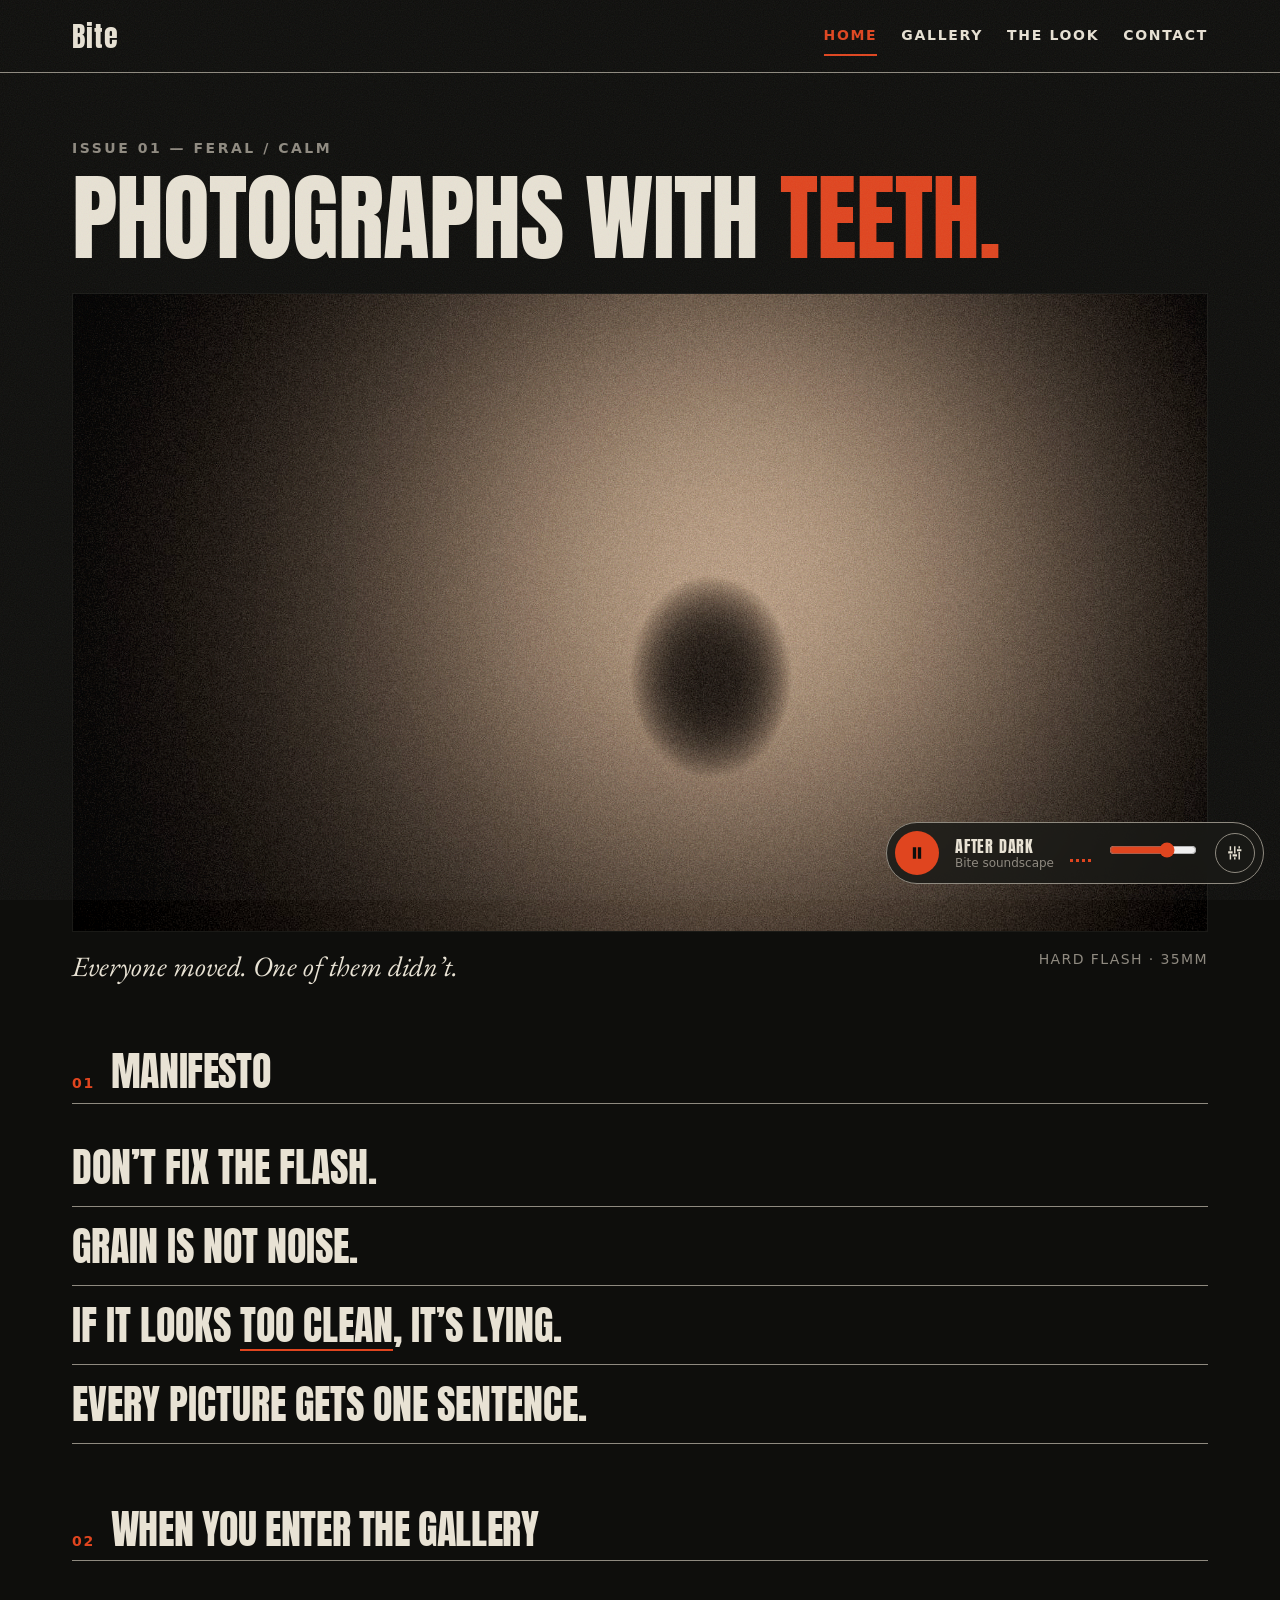
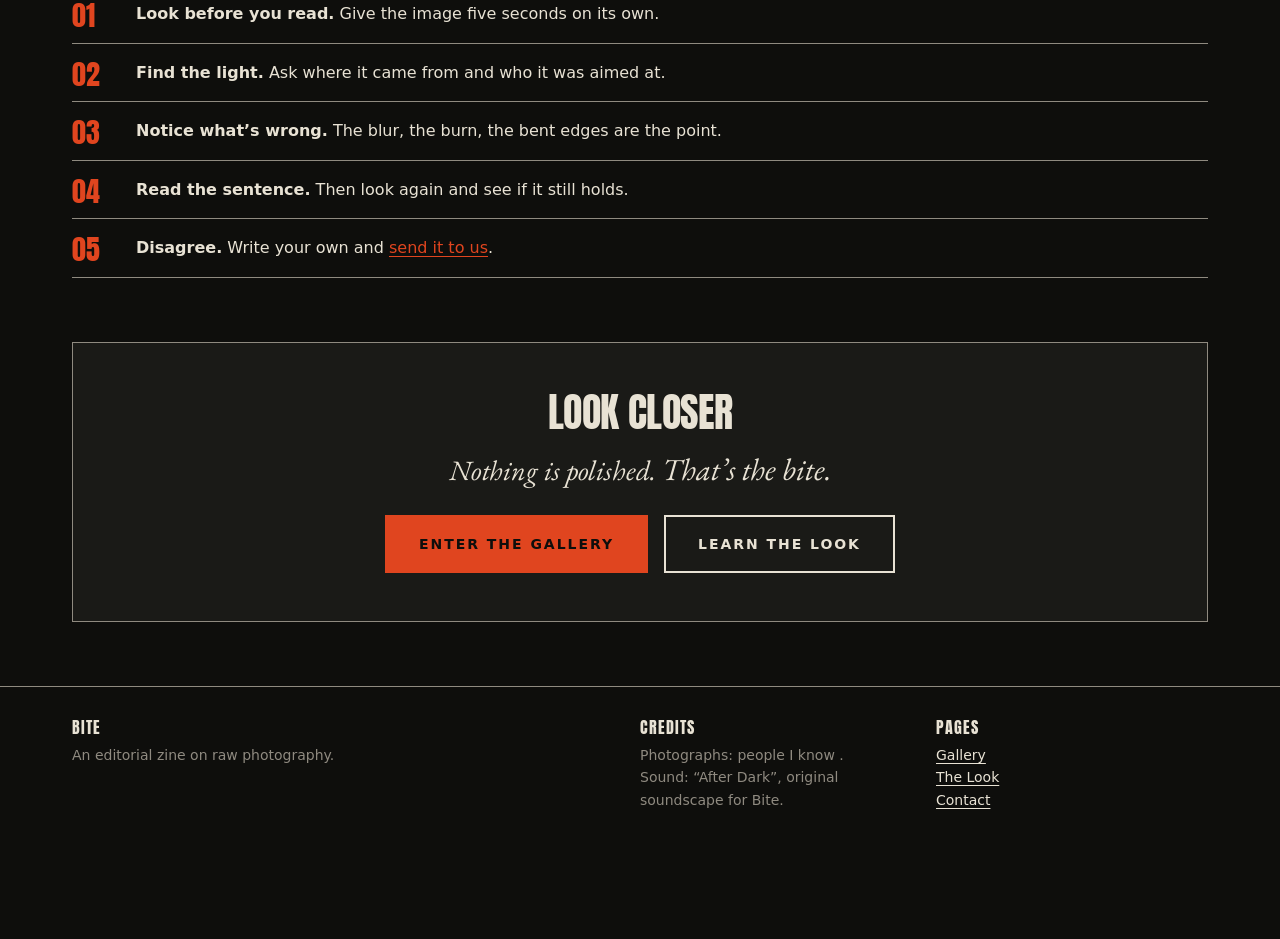
<file: bite/index.html>
<!DOCTYPE html>
<html lang="en">
<head>
  <meta charset="UTF-8">
  <meta name="viewport" content="width=device-width, initial-scale=1">
  <meta name="description" content="Bite is an editorial website on raw photography: hard flash, film grain, fisheye lenses and one sentence per image.">
  <title>Bite — Photographs with Teeth</title>
  <link rel="preconnect" href="https://fonts.googleapis.com">
  <link rel="preconnect" href="https://fonts.gstatic.com" crossorigin>
  <link rel="stylesheet" href="https://fonts.googleapis.com/css2?family=Anton&amp;family=EB+Garamond:ital@0;1&amp;display=swap">
  <link rel="stylesheet" href="css/style.css">
  <script src="js/main.js" defer></script>
</head>
<body>
  <a class="skip-link" href="#main">Skip to content</a>

  <!-- ========== SITE HEADER ========== -->
  <header class="site-header">
    <div class="container">
      <a class="brand" href="index.html">Bite</a>
      <nav class="site-nav" aria-label="Main">
        <ul>
          <li><a href="index.html" aria-current="page">Home</a></li>
          <li><a href="gallery.html">Gallery</a></li>
          <li><a href="look.html">The Look</a></li>
          <li><a href="contact.html">Contact</a></li>
        </ul>
      </nav>
    </div>
  </header>

  <!-- ========== MAIN CONTENT ========== -->
  <main id="main" class="container">

    <!-- Hero -->
    <section class="hero" aria-labelledby="page-title">
      <p class="eyebrow">Issue 01 — Feral / Calm</p>
      <h1 id="page-title">Photographs with <span class="highlight">teeth.</span></h1>
      <figure class="photo">
        <a class="photo-frame" href="gallery.html">
          <img src="images/hero.jpg" width="1600" height="900"
               alt="A crowd at night caught in a hard camera flash, one face turned straight to the lens while everyone else blurs.">
        </a>
        <figcaption>
          <p class="interpretation">Everyone moved. One of them didn’t.</p>
          <p class="meta">Hard flash · 35mm</p>
        </figcaption>
      </figure>
    </section>

    <!-- Manifesto -->
    <section class="section" aria-labelledby="manifesto-title">
      <div class="section-head">
        <span class="section-number">01</span>
        <h2 id="manifesto-title">Manifesto</h2>
      </div>
      <ul class="manifesto">
        <li>don’t fix the flash.</li>
        <li>Grain is not noise.</li>
        <li>If it looks <u>too clean</u>, it’s lying.</li>
        <li>Every picture gets one sentence. </li>
      </ul>
    </section>

    <!-- How to look at it -->
    <section class="section" aria-labelledby="how-title">
      <div class="section-head">
        <span class="section-number">02</span>
        <h2 id="how-title">When you enter the gallery</h2>
      </div>
      <ol class="steps">
        <li><strong>Look before you read.</strong> Give the image five seconds on its own.</li>
        <li><strong>Find the light.</strong> Ask where it came from and who it was aimed at.</li>
        <li><strong>Notice what’s wrong.</strong> The blur, the burn, the bent edges are the point.</li>
        <li><strong>Read the sentence.</strong> Then look again and see if it still holds.</li>
        <li><strong>Disagree.</strong> Write your own and <a href="contact.html">send it to us</a>.</li>
      </ol>
    </section>

    <!-- Closing call to action -->
    <section class="closing" aria-labelledby="closing-title">
      <h2 id="closing-title">Look closer</h2>
      <p class="interpretation">Nothing is polished. <em>That’s the bite.</em></p>
      <div class="button-row">
        <a class="button" href="gallery.html">Enter the gallery</a>
        <a class="button button-ghost" href="look.html">Learn the look</a>
      </div>
    </section>

  </main>

  <!-- ========== SITE FOOTER ========== -->
  <footer class="site-footer">
    <div class="container">
      <section aria-labelledby="footer-about">
        <h2 id="footer-about">Bite</h2>
        <p class="footer-note">An editorial zine on raw photography.</p>
      </section>
      <section aria-labelledby="footer-credits">
        <h2 id="footer-credits">Credits</h2>
        <ul>
          <li>Photographs: people I know .</li>
          <li>Sound: “After Dark”, original soundscape for Bite.</li>
        </ul>
      </section>
      <section aria-labelledby="footer-pages">
        <h2 id="footer-pages">Pages</h2>
        <ul>
          <li><a href="gallery.html">Gallery</a></li>
          <li><a href="look.html">The Look</a></li>
          <li><a href="contact.html">Contact</a></li>
        </ul>
      </section>
    </div>
  </footer>
</body>
</html>
</file>
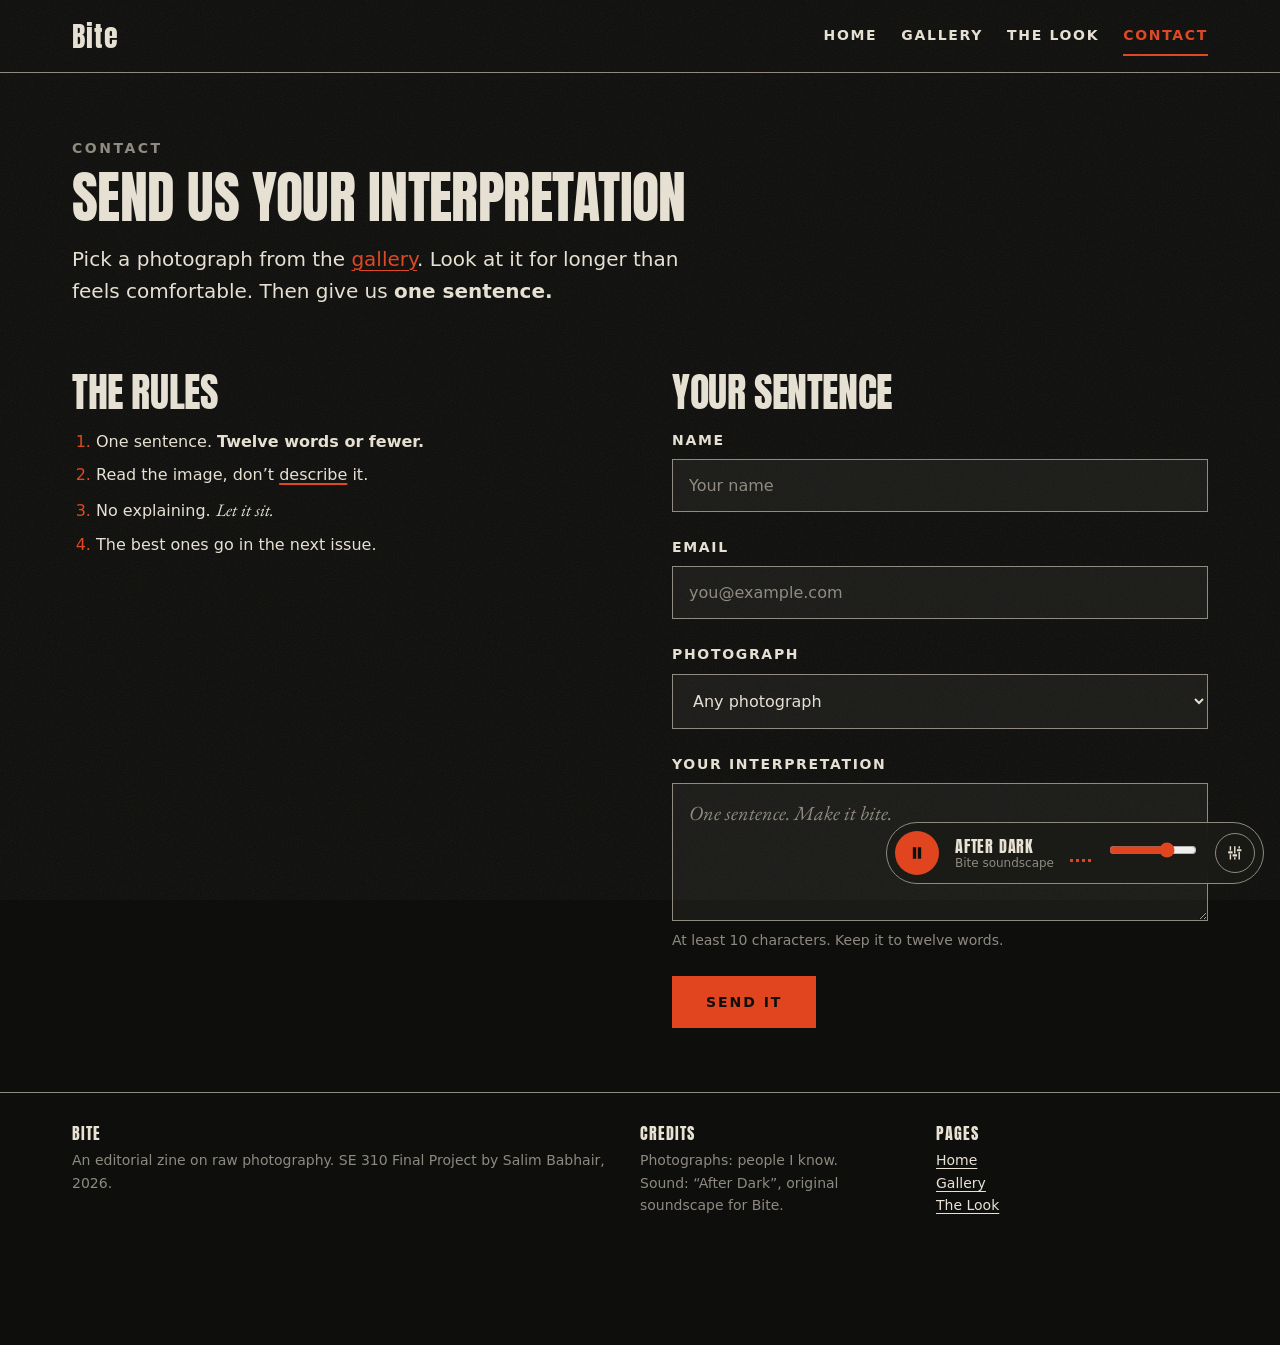
<file: bite/contact.html>
<!DOCTYPE html>
<html lang="en">
<head>
  <meta charset="UTF-8">
  <meta name="viewport" content="width=device-width, initial-scale=1">
  <meta name="description" content="Send Bite your own one-sentence interpretation of a photograph.">
  <title>Contact — Bite</title>
  <link rel="preconnect" href="https://fonts.googleapis.com">
  <link rel="preconnect" href="https://fonts.gstatic.com" crossorigin>
  <link rel="stylesheet" href="https://fonts.googleapis.com/css2?family=Anton&amp;family=EB+Garamond:ital@0;1&amp;display=swap">
  <link rel="stylesheet" href="css/style.css">
  <script src="js/main.js" defer></script>
</head>
<body>
  <a class="skip-link" href="#main">Skip to content</a>

  <!-- ========== SITE HEADER ========== -->
  <header class="site-header">
    <div class="container">
      <a class="brand" href="index.html">Bite</a>
      <nav class="site-nav" aria-label="Main">
        <ul>
          <li><a href="index.html">Home</a></li>
          <li><a href="gallery.html">Gallery</a></li>
          <li><a href="look.html">The Look</a></li>
          <li><a href="contact.html" aria-current="page">Contact</a></li>
        </ul>
      </nav>
    </div>
  </header>

  <!-- ========== MAIN CONTENT ========== -->
  <main id="main" class="container">

    <!-- Page intro -->
    <section class="page-intro" aria-labelledby="page-title">
      <p class="eyebrow">Contact</p>
      <h1 id="page-title">Send us your interpretation</h1>
      <p class="lede">Pick a photograph from the <a href="gallery.html">gallery</a>. Look at it for longer than feels comfortable. Then give us <strong>one sentence.</strong></p>
    </section>

    <div class="two-col">

      <!-- Rules -->
      <section aria-labelledby="rules-title">
        <h2 id="rules-title">The rules</h2>
        <ol class="rules">
          <li>One sentence. <strong>Twelve words or fewer.</strong></li>
          <li>Read the image, don’t <u>describe</u> it.</li>
          <li>No explaining. <em>Let it sit.</em></li>
          <li>The best ones go in the next issue.</li>
        </ol>
      </section>

      <!-- Form -->
      <section aria-labelledby="form-title">
        <h2 id="form-title">Your sentence</h2>
        <!-- Submission opens the visitor's email client (no back end, see spec FR-15).
             Replace the address below with the real inbox before submission. -->
        <form class="form" action="mailto:submissions@bite.example" method="post" enctype="text/plain">

          <div class="field">
            <label for="name">Name</label>
            <input id="name" name="name" type="text" autocomplete="name" placeholder="Your name" required>
          </div>

          <div class="field">
            <label for="email">Email</label>
            <input id="email" name="email" type="email" autocomplete="email" placeholder="you@example.com" required>
          </div>

          <div class="field">
            <label for="photo">Photograph</label>
            <select id="photo" name="photo">
              <option value="any">Any photograph</option>
              <option value="01-dog">01 · Not angry. Honest.</option>
              <option value="02-briefcase">02 · She’s still going to the meeting.</option>
              <option value="03-cat">03 · It saw you first.</option>
              <option value="04-boxer">04 · Calm is a muscle.</option>
              <option value="05-fisheye">05 · Distortion is just closeness.</option>
              <option value="06-road">06 · The road doesn’t ask where you’re going.</option>
              <option value="07-pyramid">07 · Some things were here before the question.</option>
              <option value="08-kitchen">08 · Everyone left. The light stayed.</option>
              <option value="09-horse">09 · Water rising. Horse unbothered.</option>
              <option value="10-crowd">10 · Everyone moved. One of them didn’t.</option>
            </select>
          </div>

          <div class="field">
            <label for="message">Your interpretation</label>
            <textarea id="message" name="message" rows="4" minlength="10" maxlength="120"
                      placeholder="One sentence. Make it bite." aria-describedby="message-hint" required></textarea>
            <p id="message-hint" class="hint">At least 10 characters. Keep it to twelve words.</p>
          </div>

          <div>
            <button class="button" type="submit">Send it</button>
          </div>

        </form>
      </section>

    </div>

  </main>

  <!-- ========== SITE FOOTER ========== -->
  <footer class="site-footer">
    <div class="container">
      <section aria-labelledby="footer-about">
        <h2 id="footer-about">Bite</h2>
        <p class="footer-note">An editorial zine on raw photography. SE 310 Final Project by Salim Babhair, 2026.</p>
      </section>
      <section aria-labelledby="footer-credits">
        <h2 id="footer-credits">Credits</h2>
        <ul>
          <li>Photographs: people I know.</li>
          <li>Sound: “After Dark”, original soundscape for Bite.</li>
        </ul>
      </section>
      <section aria-labelledby="footer-pages">
        <h2 id="footer-pages">Pages</h2>
        <ul>
          <li><a href="index.html">Home</a></li>
          <li><a href="gallery.html">Gallery</a></li>
          <li><a href="look.html">The Look</a></li>
        </ul>
      </section>
    </div>
  </footer>
</body>
</html>
</file>
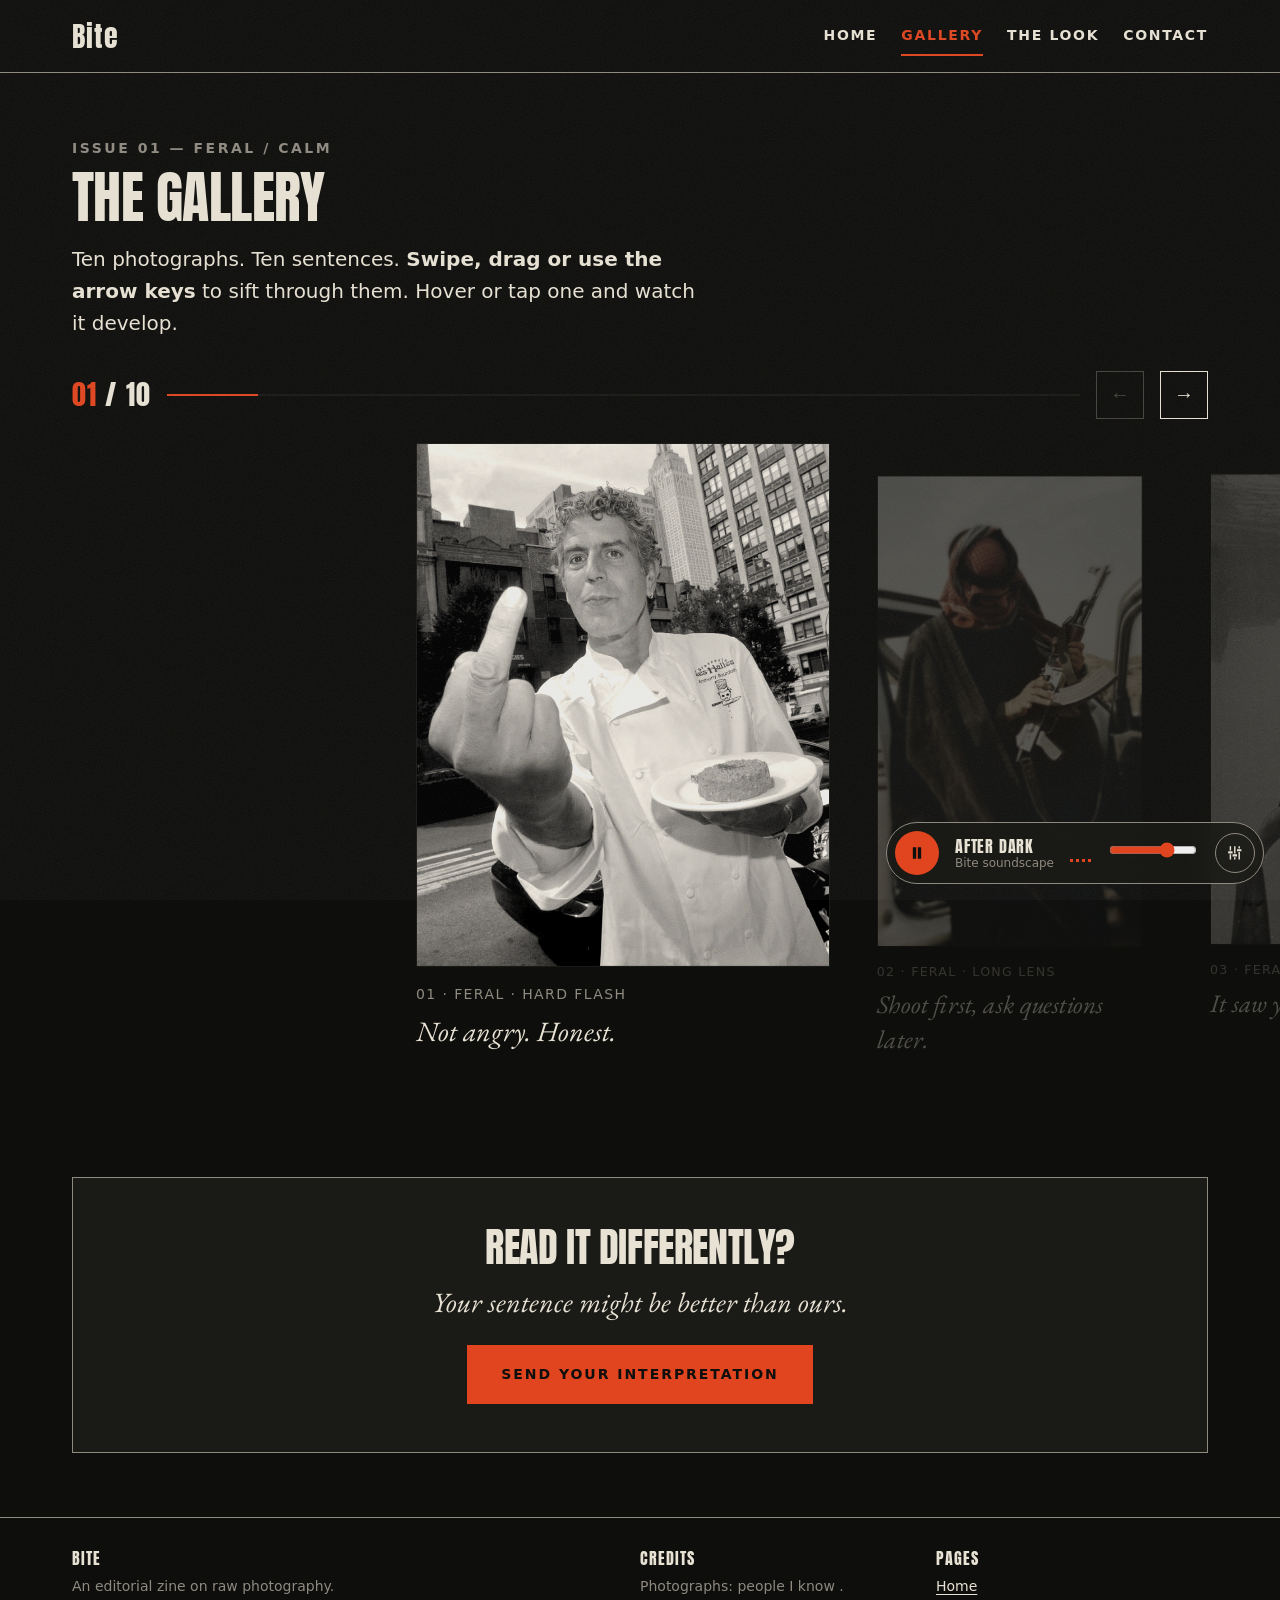
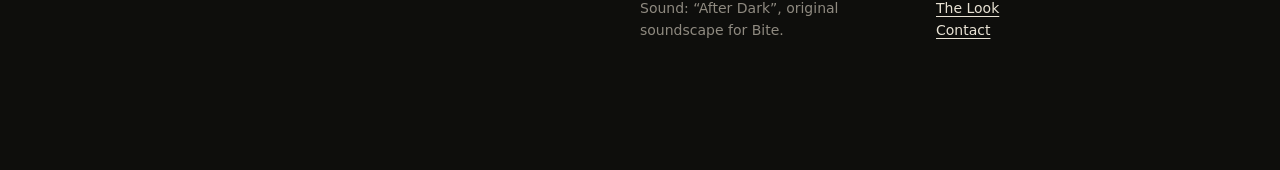
<file: bite/gallery.html>
<!DOCTYPE html>
<html lang="en">
<head>
  <meta charset="UTF-8">
  <meta name="viewport" content="width=device-width, initial-scale=1">
  <meta name="description" content="The Bite gallery: raw photographs, each paired with one short interpretation.">
  <title>Gallery — Bite</title>
  <link rel="preconnect" href="https://fonts.googleapis.com">
  <link rel="preconnect" href="https://fonts.gstatic.com" crossorigin>
  <link rel="stylesheet" href="https://fonts.googleapis.com/css2?family=Anton&amp;family=EB+Garamond:ital@0;1&amp;display=swap">
  <link rel="stylesheet" href="css/style.css">
  <script src="js/main.js" defer></script>
</head>
<body>
  <a class="skip-link" href="#main">Skip to content</a>

  <!-- ========== SITE HEADER ========== -->
  <header class="site-header">
    <div class="container">
      <a class="brand" href="index.html">Bite</a>
      <nav class="site-nav" aria-label="Main">
        <ul>
          <li><a href="index.html">Home</a></li>
          <li><a href="gallery.html" aria-current="page">Gallery</a></li>
          <li><a href="look.html">The Look</a></li>
          <li><a href="contact.html">Contact</a></li>
        </ul>
      </nav>
    </div>
  </header>

  <!-- ========== MAIN CONTENT ========== -->
  <main id="main" class="container">

    <!-- Page intro -->
    <section class="page-intro page-intro-tight" aria-labelledby="page-title">
      <p class="eyebrow">Issue 01 — Feral / Calm</p>
      <h1 id="page-title">The Gallery</h1>
      <p class="lede">Ten photographs. Ten sentences. <strong>Swipe, drag or use the arrow keys</strong> to sift through them. Hover or tap one and watch it develop.</p>
    </section>

    <!-- Filmstrip -->
    <section class="strip" aria-label="Photographs" data-filmstrip>
      <!-- Strip controls (wired up by js/main.js) -->
      <div class="strip-controls">
        <button class="strip-button" type="button" data-prev aria-label="Previous photograph">
          <span aria-hidden="true">←</span>
        </button>
        <p class="strip-count"><span data-current>01</span> / 10</p>
        <div class="strip-progress" aria-hidden="true"><span></span></div>
        <button class="strip-button" type="button" data-next aria-label="Next photograph">
          <span aria-hidden="true">→</span>
        </button>
      </div>

      <div class="strip-track" tabindex="0" role="region" aria-label="Photographs, use left and right arrow keys to move">

        <figure class="photo slide">
          <div class="photo-frame">
            <img src="images/tony.jpeg" width="735" height="932"
                 alt="Tony being Tony.">
          </div>
          <figcaption>
            <p class="meta">01 · Feral · Hard flash</p>
            <p class="interpretation">Not angry. Honest.</p>
          </figcaption>
        </figure>

        <figure class="photo slide">
          <div class="photo-frame">
            <img src="images/mafiaarabic.jpeg" width="675" height="1200"
                 alt="A man in the desert cocking a gun.">
          </div>
          <figcaption>
            <p class="meta">02 · Feral · Long lens</p>
            <p class="interpretation">Shoot first, ask questions later.</p>
          </figcaption>
        </figure>

        <figure class="photo slide">
          <div class="photo-frame">
            <img src="images/Dive_.jpeg" width="576" height="720"
                 alt="A free diver in the ocean, he caught a fish.">
          </div>
          <figcaption>
            <p class="meta">03 · Feral · Available light</p>
            <p class="interpretation">It saw you first.</p>
          </figcaption>
        </figure>

        <figure class="photo slide">
          <div class="photo-frame">
            <img src="images/boxer-knockdown.jpeg" width="650" height="999" loading="lazy"
                 alt="A boxer standing in the corner of the ring, looking down at his opponent on the canvas as the referee leans in.">
          </div>
          <figcaption>
            <p class="meta">04 · Feral · Push-processed film</p>
            <p class="interpretation">Calm is a muscle.</p>
          </figcaption>
        </figure>

        <figure class="photo slide">
          <div class="photo-frame">
            <img src="images/vixen.jpeg" width="735" height="908" loading="lazy"
                 alt="A close fisheye portrait of a young woman.">
          </div>
          <figcaption>
            <p class="meta">05 · Feral · Fisheye</p>
            <p class="interpretation">Distortion is just closeness.</p>
          </figcaption>
        </figure>

        <figure class="photo slide">
          <div class="photo-frame">
            <img src="images/motorcycle-bridge.jpg" width="736" height="908" loading="lazy"
                 alt="A rider's view over the handlebars of a green chopper with white flames, crossing a steel bridge into the setting sun.">
          </div>
          <figcaption>
            <p class="meta">06 · Calm · Wide angle, rider’s eye</p>
            <p class="interpretation">The road doesn’t ask where you’re going.</p>
          </figcaption>
        </figure>

        <figure class="photo slide">
          <div class="photo-frame">
            <img src="images/labome.jpeg" width="675" height="1200" loading="lazy"
                 alt="A lone figure sitting small at the base of an explosion, washed-out sky.">
          </div>
          <figcaption>
            <p class="meta">07 · Calm · Overexposed</p>
            <p class="interpretation">Some things were here before the question.</p>
          </figcaption>
        </figure>

        <figure class="photo slide">
          <div class="photo-frame">
            <img src="images/girls-pizza-night.jpeg" width="736" height="1091" loading="lazy"
                 alt="Girl eating a slice of pizza, her face caught in a hard flash, everyone else blurred.">
          </div>
          <figcaption>
            <p class="meta">08 · Calm · Hard flash</p>
            <p class="interpretation">Everyone left. The light stayed.</p>
          </figcaption>
        </figure>

        <figure class="photo slide">
          <div class="photo-frame">
            <img src="images/sit.jpeg" width="735" height="819" loading="lazy"
                 alt="Man sat down posing at an abandoned building, the ceilling and ground washed out in a long exposure.">
          </div>
          <figcaption>
            <p class="meta">09 · Calm · Desaturated</p>
            <p class="interpretation">Unbothered.</p>
          </figcaption>
        </figure>

        <figure class="photo slide">
          <div class="photo-frame">
            <img src="images/fire.jpeg" width="400" height="595" loading="lazy"
                 alt="A man on fire">
          </div>
          <figcaption>
            <p class="meta">10 · Calm · Hard flash</p>
            <p class="interpretation">Everyone moved. One of them didn’t.</p>
          </figcaption>
        </figure>

      </div>

    </section>

    <!-- Call to action -->
    <section class="closing" aria-labelledby="closing-title">
      <h2 id="closing-title">Read it differently?</h2>
      <p class="interpretation">Your sentence might be better than ours.</p>
      <div class="button-row">
        <a class="button" href="contact.html">Send your interpretation</a>
      </div>
    </section>

  </main>

  <!-- ========== SITE FOOTER ========== -->
  <footer class="site-footer">
    <div class="container">
      <section aria-labelledby="footer-about">
        <h2 id="footer-about">Bite</h2>
        <p class="footer-note">An editorial zine on raw photography.</p>
      </section>
      <section aria-labelledby="footer-credits">
        <h2 id="footer-credits">Credits</h2>
        <ul>
          <li>Photographs: people I know .</li>
          <li>Sound: “After Dark”, original soundscape for Bite.</li>
        </ul>
      </section>
      <section aria-labelledby="footer-pages">
        <h2 id="footer-pages">Pages</h2>
        <ul>
          <li><a href="index.html">Home</a></li>
          <li><a href="look.html">The Look</a></li>
          <li><a href="contact.html">Contact</a></li>
        </ul>
      </section>
    </div>
  </footer>
</body>
</html>
</file>
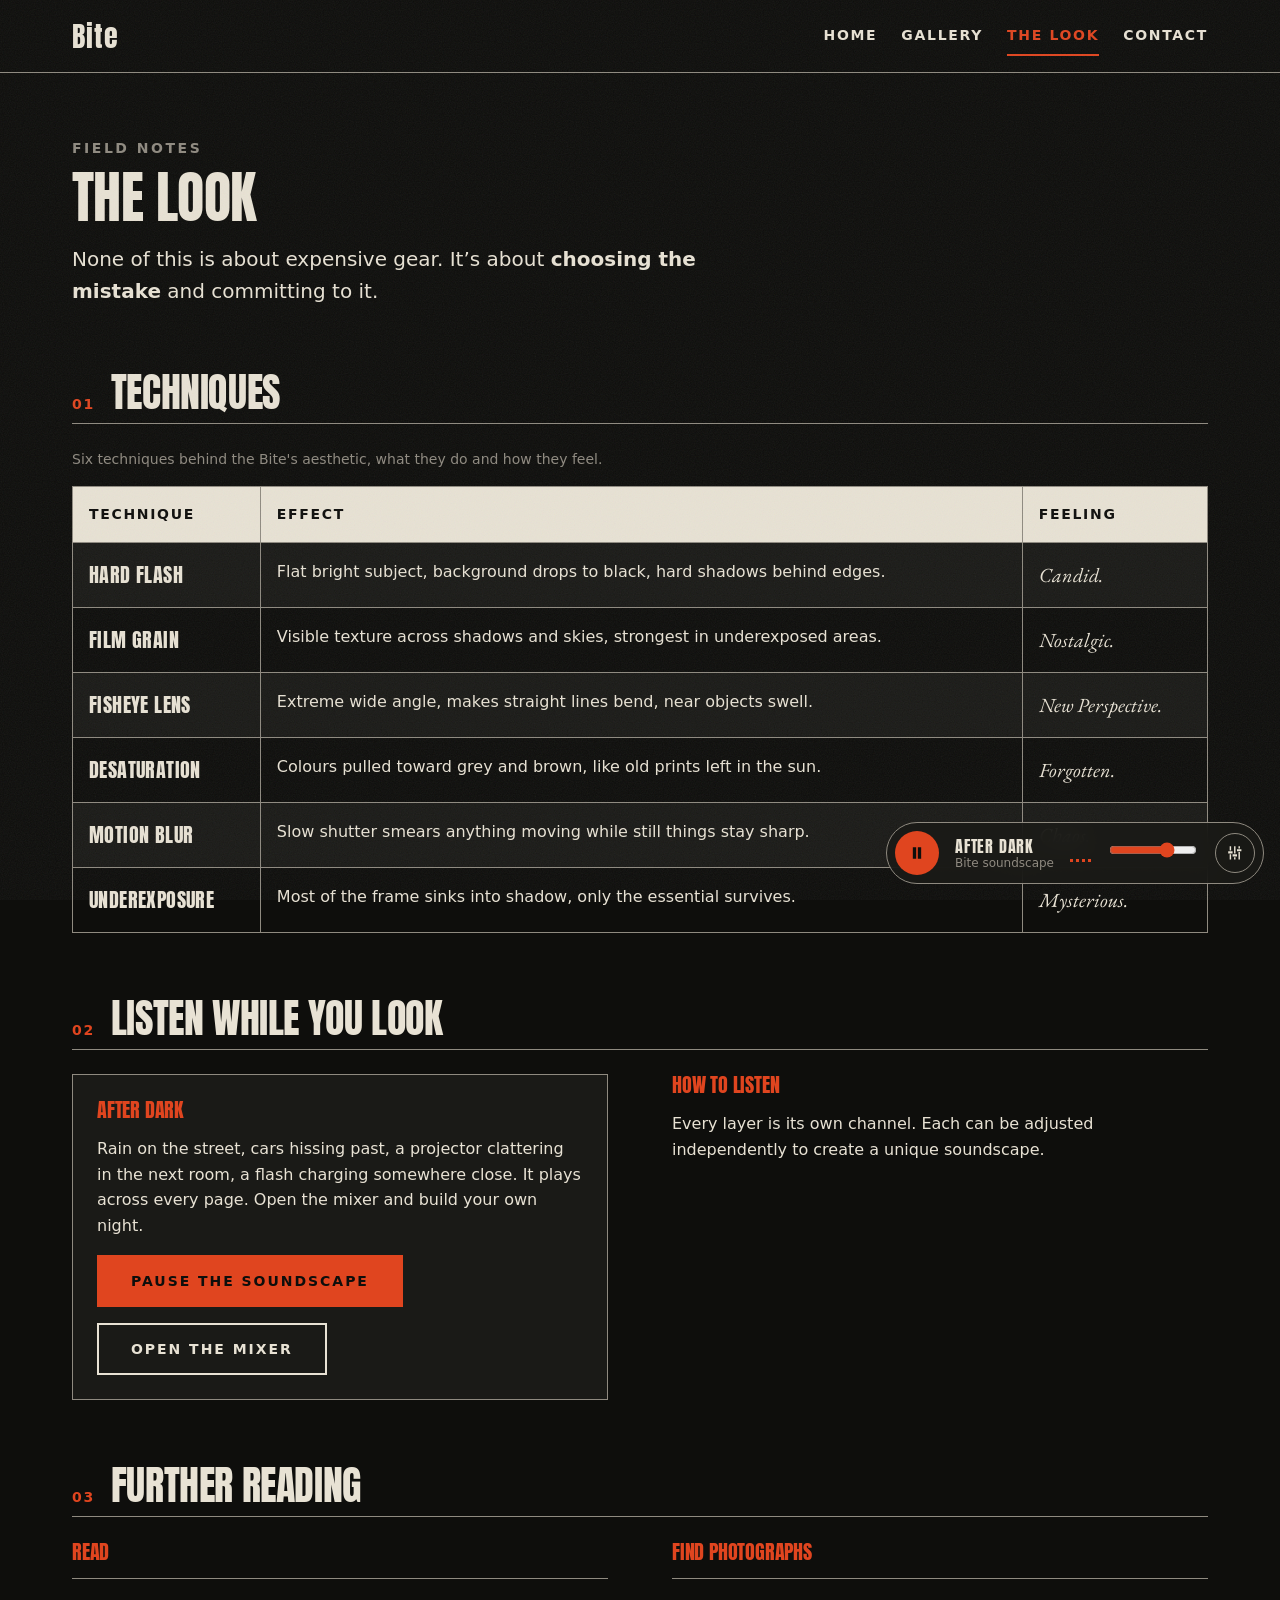
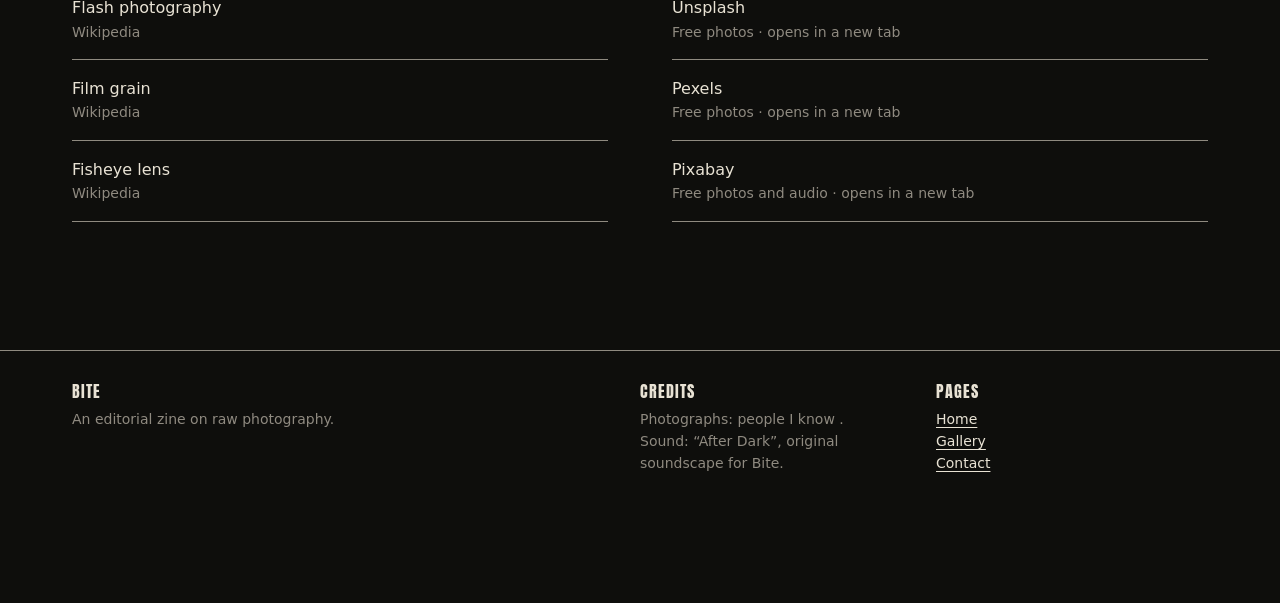
<file: bite/look.html>
<!DOCTYPE html>
<html lang="en">
<head>
  <meta charset="UTF-8">
  <meta name="viewport" content="width=device-width, initial-scale=1">
  <meta name="description" content="The techniques behind the Bite look: hard flash, grain, fisheye, desaturation and more.">
  <title>The Look — Bite</title>
  <link rel="preconnect" href="https://fonts.googleapis.com">
  <link rel="preconnect" href="https://fonts.gstatic.com" crossorigin>
  <link rel="stylesheet" href="https://fonts.googleapis.com/css2?family=Anton&amp;family=EB+Garamond:ital@0;1&amp;display=swap">
  <link rel="stylesheet" href="css/style.css">
  <script src="js/main.js" defer></script>
</head>
<body>
  <a class="skip-link" href="#main">Skip to content</a>

  <!-- ========== SITE HEADER ========== -->
  <header class="site-header">
    <div class="container">
      <a class="brand" href="index.html">Bite</a>
      <nav class="site-nav" aria-label="Main">
        <ul>
          <li><a href="index.html">Home</a></li>
          <li><a href="gallery.html">Gallery</a></li>
          <li><a href="look.html" aria-current="page">The Look</a></li>
          <li><a href="contact.html">Contact</a></li>
        </ul>
      </nav>
    </div>
  </header>

  <!-- ========== MAIN CONTENT ========== -->
  <main id="main" class="container">

    <!-- Page intro -->
    <section class="page-intro" aria-labelledby="page-title">
      <p class="eyebrow">Field notes</p>
      <h1 id="page-title">The Look</h1>
      <p class="lede">None of this is about expensive gear. It’s about <strong>choosing the mistake</strong> and committing to it.</p>
    </section>

    <!-- Technique table -->
    <section class="section" aria-labelledby="techniques-title">
      <div class="section-head">
        <span class="section-number">01</span>
        <h2 id="techniques-title">Techniques</h2>
      </div>
      <div class="table-wrap">
        <table class="data-table">
          <caption>Six techniques behind the Bite's aesthetic, what they do and how they feel.</caption>
          <thead>
            <tr>
              <th scope="col">Technique</th>
              <th scope="col">Effect</th>
              <th scope="col">Feeling</th>
            </tr>
          </thead>
          <tbody>
            <tr>
              <th scope="row">Hard flash</th>
              <td data-label="Effect">Flat bright subject, background drops to black, hard shadows behind edges.</td>
              <td data-label="Feeling">Candid.</td>
            </tr>
            <tr>
              <th scope="row">Film grain</th>
              <td data-label="Effect">Visible texture across shadows and skies, strongest in underexposed areas.</td>
              <td data-label="Feeling">Nostalgic.</td>
            </tr>
            <tr>
              <th scope="row">Fisheye lens</th>
              <td data-label="Effect">Extreme wide angle, makes straight lines bend, near objects swell.</td>
              <td data-label="Feeling">New Perspective.</td>
            </tr>
            <tr>
              <th scope="row">Desaturation</th>
              <td data-label="Effect">Colours pulled toward grey and brown, like old prints left in the sun.</td>
              <td data-label="Feeling">Forgotten.</td>
            </tr>
            <tr>
              <th scope="row">Motion blur</th>
              <td data-label="Effect">Slow shutter smears anything moving while still things stay sharp.</td>
              <td data-label="Feeling">Chaos.</td>
            </tr>
            <tr>
              <th scope="row">Underexposure</th>
              <td data-label="Effect">Most of the frame sinks into shadow, only the essential survives.</td>
              <td data-label="Feeling">Mysterious.</td>
            </tr>
          </tbody>
        </table>
      </div>
    </section>

    <!-- Audio and reading list -->
    <section class="section" aria-labelledby="listen-title">
      <div class="section-head">
        <span class="section-number">02</span>
        <h2 id="listen-title">Listen while you look</h2>
      </div>
      <div class="two-col">
        <div class="player">
          <h3>After Dark</h3>
          <p>Rain on the street, cars hissing past, a projector clattering in the next room, a flash charging somewhere close. It plays across every page. Open the mixer and build your own night.</p>
          <div class="button-row">
            <button class="button" type="button" data-music-toggle aria-pressed="false">Play the soundscape</button>
            <button class="button button-ghost" type="button" data-mixer-open>Open the mixer</button>
          </div>
        </div>
        <div>
          <h3>How to listen</h3>
          <p>Every layer is its own channel. Each can be adjusted independently to create a unique soundscape.</p>
        </div>
      </div>
    </section>

    <!-- External links -->
    <section class="section" aria-labelledby="further-title">
      <div class="section-head">
        <span class="section-number">03</span>
        <h2 id="further-title">Further Reading</h2>
      </div>
      <div class="two-col">
        <div>
          <h3>Read</h3>
          <ul class="link-list">
            <li>
              <a href="https://en.wikipedia.org/wiki/Flash_(photography)" target="_blank" rel="noopener noreferrer">
                Flash photography <span>Wikipedia</span>
              </a>
            </li>
            <li>
              <a href="https://en.wikipedia.org/wiki/Film_grain" target="_blank" rel="noopener noreferrer">
                Film grain <span>Wikipedia</span>
              </a>
            </li>
            <li>
              <a href="https://en.wikipedia.org/wiki/Fisheye_lens" target="_blank" rel="noopener noreferrer">
                Fisheye lens <span>Wikipedia</span>
              </a>
            </li>
          </ul>
        </div>
        <div>
          <h3>Find photographs</h3>
          <ul class="link-list">
            <li>
              <a href="https://unsplash.com/" target="_blank" rel="noopener noreferrer">
                Unsplash <span>Free photos · opens in a new tab</span>
              </a>
            </li>
            <li>
              <a href="https://www.pexels.com/" target="_blank" rel="noopener noreferrer">
                Pexels <span>Free photos · opens in a new tab</span>
              </a>
            </li>
            <li>
              <a href="https://pixabay.com/" target="_blank" rel="noopener noreferrer">
                Pixabay <span>Free photos and audio · opens in a new tab</span>
              </a>
            </li>
          </ul>
        </div>
      </div>
    </section>

  </main>

  <!-- ========== SITE FOOTER ========== -->
  <footer class="site-footer">
    <div class="container">
      <section aria-labelledby="footer-about">
        <h2 id="footer-about">Bite</h2>
        <p class="footer-note">An editorial zine on raw photography.</p>
      </section>
      <section aria-labelledby="footer-credits">
        <h2 id="footer-credits">Credits</h2>
        <ul>
          <li>Photographs: people I know .</li>
          <li>Sound: “After Dark”, original soundscape for Bite.</li>
        </ul>
      </section>
      <section aria-labelledby="footer-pages">
        <h2 id="footer-pages">Pages</h2>
        <ul>
          <li><a href="index.html">Home</a></li>
          <li><a href="gallery.html">Gallery</a></li>
          <li><a href="contact.html">Contact</a></li>
        </ul>
      </section>
    </div>
  </footer>
</body>
</html>
</file>
<file: bite/css/style.css>
/* 
   BITE — style.css
   Single external stylesheet for every page (FR-17).
   Sections: 1. Tokens  2. Base  3. Layout  4. Components  5. Pages
             6. Media queries
   */


/* 
   1. TOKENS
   All colours, fonts and spacing are declared once here (FR-18).
  */

:root {
  /* Colour palette */
  --ink: #0E0E0C;      /* page background */
  --bone: #E8E2D4;     /* body text, borders */
  --accent: #E0451F;   /* links, hover states, highlights */
  --muted: #8F8A80;    /* captions, metadata, footer (lightened from #6B675F to pass WCAG AA) */
  --panel: #1A1A17;    /* table rows, form fields */
  --panel-hover: #26261F;          /* table row hover */
  --shade: rgba(14, 14, 12, 0.55); /* --ink at 55%, photo vignette */
  --glass: rgba(26, 26, 23, 0.86); /* --panel at 86%, music dock */
  --glow: rgba(224, 69, 31, 0.55); /* --accent at 55%, play button pulse */

  /* Typefaces (system fonts are the fallback if Google Fonts fail) */
  --font-display: "Anton", "Bebas Neue", Impact, "Arial Narrow", sans-serif;
  --font-serif: "EB Garamond", Garamond, Georgia, "Times New Roman", serif;
  --font-sans: system-ui, -apple-system, "Segoe UI", Roboto, "Helvetica Neue", Arial, sans-serif;

  /* Type scale */
  --text-sm: 0.875rem;
  --text-base: 1rem;
  --text-lg: 1.25rem;
  --text-xl: 1.75rem;
  --text-2xl: 2.5rem;
  --text-3xl: 3.5rem;
  --text-hero: 4.5rem;

  /* Spacing scale (0.5rem unit) */
  --space-1: 0.5rem;
  --space-2: 1rem;
  --space-3: 1.5rem;
  --space-4: 2rem;
  --space-5: 3rem;
  --space-6: 4rem;

  /* Layout */
  --max-width: 1200px;
  --border: 1px solid var(--bone);
  --border-muted: 1px solid var(--muted);

  /* Motion */
  --speed: 0.4s;

  /* Photo treatment ("faded film"): applied at rest, removed on hover/focus */
  /* Same function order in all three so they animate smoothly */
  --film-filter: saturate(0.55) contrast(1.12) sepia(0.18) brightness(0.92) blur(0);
  --develop-filter: saturate(0.45) contrast(0.82) sepia(0.32) brightness(1.16) blur(0.5px);
  --clean-filter: saturate(1) contrast(1) sepia(0) brightness(1) blur(0);

  /* Grain texture (SVG noise), shared by the page overlay and the photos */
  --grain: url("data:image/svg+xml,%3Csvg xmlns='http://www.w3.org/2000/svg' width='220' height='220'%3E%3Cfilter id='n'%3E%3CfeTurbulence type='fractalNoise' baseFrequency='0.85' numOctaves='3' stitchTiles='stitch'/%3E%3C/filter%3E%3Crect width='100%25' height='100%25' filter='url(%23n)'/%3E%3C/svg%3E");
}


/*  
   2. BASE
    */

*,
*::before,
*::after {
  box-sizing: border-box;
}

html {
  font-size: 100%;
}

body {
  margin: 0;
  min-height: 100vh;
  background-color: var(--ink);
  color: var(--bone);
  font-family: var(--font-sans);
  font-size: var(--text-base);
  line-height: 1.6;
  overflow-x: hidden;
}

/* Leave room for the fixed music dock */
.js body {
  padding-bottom: 6rem;
}

/* Hidden visually, still read by screen readers */
.visually-hidden {
  position: absolute;
  width: 1px;
  height: 1px;
  overflow: hidden;
  clip-path: inset(50%);
  white-space: nowrap;
}

/* Grain overlay: sits above everything but never blocks clicks (FR-25) */
body::before {
  content: "";
  position: fixed;
  top: 0;
  right: 0;
  bottom: 0;
  left: 0;
  z-index: 100;
  pointer-events: none;
  opacity: 0.07;
  background-image: var(--grain);
}

h1,
h2,
h3 {
  margin: 0 0 var(--space-2);
  font-family: var(--font-display);
  font-weight: 400;
  line-height: 1.05;
  letter-spacing: -0.01em;
  text-transform: uppercase;
}

h1 {
  font-size: var(--text-2xl);
}

h2 {
  font-size: var(--text-xl);
}

h3 {
  font-size: var(--text-lg);
  color: var(--accent);
}

p {
  margin: 0 0 var(--space-2);
}

a {
  color: var(--accent);
  text-decoration-thickness: 1px;
  text-underline-offset: 0.2em;
  transition: color var(--speed);
}

a:hover {
  color: var(--bone);
}

/* Visible keyboard focus for every interactive element (NFR-09) */
a:focus-visible,
button:focus-visible,
input:focus-visible,
select:focus-visible,
textarea:focus-visible,
audio:focus-visible {
  outline: 2px solid var(--accent);
  outline-offset: 3px;
}

strong {
  font-weight: 700;
  color: var(--bone);
}

em {
  font-family: var(--font-serif);
  font-size: 1.1em;
}

u {
  text-decoration-color: var(--accent);
  text-decoration-thickness: 2px;
  text-underline-offset: 0.18em;
}

img {
  display: block;
  max-width: 100%;
  height: auto;
}

/* Photo treatment: faded film look at rest (FR-24).
   .photo-frame wraps each photo and carries a vignette (::before) and
   grain (::after). On hover/focus the photo develops like a Polaroid:
   it goes briefly pale and soft, then settles into its original colours.
   On touch screens js/main.js adds .is-developing on tap. */
.photo img {
  filter: var(--film-filter);
  transition: filter var(--speed) ease;
}

.photo-frame {
  position: relative;
  display: block;
  overflow: hidden;
  border: 1px solid var(--panel);
}

.photo-frame::before,
.photo-frame::after {
  content: "";
  position: absolute;
  top: 0;
  right: 0;
  bottom: 0;
  left: 0;
  pointer-events: none;
  transition: opacity var(--speed) ease;
}

/* Vignette: darkens the edges */
.photo-frame::before {
  background: radial-gradient(ellipse at center, transparent 50%, var(--shade) 100%);
}

/* Grain: noise blended into the photo */
.photo-frame::after {
  background-image: var(--grain);
  mix-blend-mode: overlay;
  opacity: 0.22;
}

.photo-frame:hover img,
.photo-frame:focus-visible img,
.photo-frame.is-developing img {
  filter: var(--clean-filter);
  animation: develop 8.4s ease-out;
}

.photo-frame:hover::before,
.photo-frame:hover::after,
.photo-frame:focus-visible::before,
.photo-frame:focus-visible::after,
.photo-frame.is-developing::before,
.photo-frame.is-developing::after {
  opacity: 0;
  transition-duration: 1.2s;
}

@keyframes develop {
  0% {
    filter: var(--film-filter);
  }
  20% {
    filter: var(--develop-filter);
  }
  100% {
    filter: var(--clean-filter);
  }
}


/* 
   3. LAYOUT
   */

.container {
  width: 100%;
  max-width: var(--max-width);
  margin: 0 auto;
  padding: 0 var(--space-2);
}

/* Site header and navigation — identical on every page (FR-19) */
.site-header {
  border-bottom: var(--border-muted);
}

.site-header .container {
  display: flex;
  flex-direction: column;
  gap: var(--space-1);
  padding-top: var(--space-2);
  padding-bottom: var(--space-2);
}

.brand {
  font-family: var(--font-display);
  font-size: var(--text-xl);
  letter-spacing: 0.04em;
  line-height: 1;
  color: var(--bone);
  text-decoration: none;
}

.brand:hover {
  color: var(--accent);
}

.site-nav ul {
  display: flex;
  flex-wrap: wrap;
  gap: var(--space-1) var(--space-2);
  margin: 0;
  padding: 0;
  list-style: none;
}

.site-nav a {
  display: inline-block;
  padding: var(--space-1) 0;
  color: var(--bone);
  font-size: var(--text-sm);
  font-weight: 600;
  letter-spacing: 0.08em;
  text-decoration: none;
  text-transform: uppercase;
  border-bottom: 2px solid transparent;
}

.site-nav a:hover {
  color: var(--accent);
}

/* Current page highlight */
.site-nav a[aria-current="page"] {
  color: var(--accent);
  border-bottom-color: var(--accent);
}

/* main also carries .container, so this needs the extra specificity */
main.container {
  display: block;
  padding-top: var(--space-5);
  padding-bottom: var(--space-6);
}

.section {
  margin-bottom: var(--space-6);
}

.section-head {
  display: flex;
  align-items: baseline;
  gap: var(--space-2);
  margin-bottom: var(--space-3);
  padding-bottom: var(--space-1);
  border-bottom: var(--border-muted);
}

.section-head h2 {
  margin: 0;
}

.section-number {
  color: var(--accent);
  font-size: var(--text-sm);
  font-weight: 700;
  letter-spacing: 0.12em;
}

/* Site footer */
.site-footer {
  border-top: var(--border-muted);
  padding: var(--space-4) 0;
  color: var(--muted);
  font-size: var(--text-sm);
}

.site-footer .container {
  display: grid;
  gap: var(--space-3);
}

.site-footer h2 {
  margin-bottom: var(--space-1);
  color: var(--bone);
  font-size: var(--text-base);
  letter-spacing: 0.06em;
}

.site-footer ul {
  margin: 0;
  padding: 0;
  list-style: none;
}

.site-footer a {
  color: var(--bone);
}

.site-footer a:hover {
  color: var(--accent);
}

.footer-note {
  margin: 0;
}


/* 
   4. COMPONENTS
    */

/* Skip link: hidden until focused by keyboard */
.skip-link {
  position: absolute;
  top: var(--space-1);
  left: var(--space-1);
  z-index: 200;
  padding: var(--space-1) var(--space-2);
  background-color: var(--accent);
  color: var(--ink);
  font-weight: 700;
  transform: translateY(-200%);
}

.skip-link:focus {
  transform: translateY(0);
}

/* Page intro (eyebrow + h1 + lede) */
.page-intro {
  max-width: 52rem;
  margin-bottom: var(--space-6);
}

.eyebrow {
  margin-bottom: var(--space-1);
  color: var(--muted);
  font-size: var(--text-sm);
  font-weight: 600;
  letter-spacing: 0.18em;
  text-transform: uppercase;
}

.lede {
  font-size: var(--text-lg);
  max-width: 40rem;
}

/* Interpretation — the one-sentence reading of a photograph */
.interpretation {
  margin: 0;
  font-family: var(--font-serif);
  font-size: var(--text-xl);
  font-style: italic;
  line-height: 1.35;
  color: var(--bone);
}

/* Metadata line under a photo */
.meta {
  margin: 0 0 var(--space-1);
  color: var(--muted);
  font-size: var(--text-sm);
  letter-spacing: 0.1em;
  text-transform: uppercase;
}

/* Buttons and button-style links */
.button {
  display: inline-block;
  padding: var(--space-2) var(--space-4);
  border: 2px solid var(--accent);
  background-color: var(--accent);
  color: var(--ink);
  font-family: var(--font-sans);
  font-size: var(--text-sm);
  font-weight: 700;
  letter-spacing: 0.14em;
  text-decoration: none;
  text-transform: uppercase;
  cursor: pointer;
  transition: background-color var(--speed), color var(--speed);
}

.button:hover {
  background-color: transparent;
  color: var(--accent);
}

.button-ghost {
  background-color: transparent;
  color: var(--bone);
  border-color: var(--bone);
}

.button-ghost:hover {
  color: var(--accent);
  border-color: var(--accent);
}

.button-row {
  display: flex;
  flex-wrap: wrap;
  gap: var(--space-2);
}

/* Highlight marker */
.highlight {
  color: var(--accent);
}

/* Data table (FR-20) */
.table-wrap {
  overflow-x: auto;
}

.data-table {
  width: 100%;
  border-collapse: collapse;
  border: var(--border);
}

.data-table caption {
  padding-bottom: var(--space-2);
  color: var(--muted);
  font-size: var(--text-sm);
  text-align: left;
}

.data-table th,
.data-table td {
  padding: var(--space-2);
  border: var(--border-muted);
  text-align: left;
  vertical-align: top;
}

.data-table thead th {
  background-color: var(--bone);
  color: var(--ink);
  font-size: var(--text-sm);
  letter-spacing: 0.12em;
  text-transform: uppercase;
}

.data-table tbody th {
  font-family: var(--font-display);
  font-weight: 400;
  font-size: var(--text-lg);
  letter-spacing: 0.02em;
  text-transform: uppercase;
}

/* Zebra striping */
.data-table tbody tr:nth-child(odd) {
  background-color: var(--panel);
}

.data-table tbody tr:hover {
  background-color: var(--panel-hover);
}

.data-table td:last-child {
  font-family: var(--font-serif);
  font-size: var(--text-lg);
  font-style: italic;
}

/* Audio player */
.player {
  padding: var(--space-3);
  border: var(--border-muted);
  background-color: var(--panel);
}

.player audio {
  display: block;
  width: 100%;
  margin-top: var(--space-2);
}

/* Link lists */
.link-list {
  margin: 0;
  padding: 0;
  list-style: none;
  border-top: var(--border-muted);
}

.link-list li {
  border-bottom: var(--border-muted);
}

.link-list a {
  display: block;
  padding: var(--space-2) 0;
  color: var(--bone);
  text-decoration: none;
}

.link-list a:hover {
  color: var(--accent);
}

.link-list span {
  display: block;
  color: var(--muted);
  font-size: var(--text-sm);
}

/* Form (FR-21) */
.form {
  display: grid;
  gap: var(--space-3);
  max-width: 40rem;
}

.field label {
  display: block;
  margin-bottom: var(--space-1);
  font-size: var(--text-sm);
  font-weight: 700;
  letter-spacing: 0.12em;
  text-transform: uppercase;
}

.field input,
.field select,
.field textarea {
  display: block;
  width: 100%;
  padding: var(--space-2);
  border: var(--border-muted);
  border-radius: 0;
  background-color: var(--panel);
  color: var(--bone);
  font-family: var(--font-sans);
  font-size: var(--text-base);
  transition: border-color var(--speed);
}

.field textarea {
  min-height: 8rem;
  resize: vertical;
  font-family: var(--font-serif);
  font-size: var(--text-lg);
  font-style: italic;
}

.field input::placeholder,
.field textarea::placeholder {
  color: var(--muted);
  opacity: 1;
}

.field input:focus,
.field select:focus,
.field textarea:focus {
  border-color: var(--bone);
  outline: 2px solid var(--accent);
  outline-offset: 2px;
}

/* Invalid state: only once the visitor has typed something */
.field input:invalid:not(:placeholder-shown),
.field textarea:invalid:not(:placeholder-shown) {
  border-color: var(--accent);
  box-shadow: inset 4px 0 0 var(--accent);
}

.hint {
  margin: var(--space-1) 0 0;
  color: var(--muted);
  font-size: var(--text-sm);
}


/* 
   5. PAGES
   */

/* ---------- Home ---------- */
.hero {
  margin-bottom: var(--space-6);
}

.hero h1 {
  font-size: var(--text-3xl);
  margin-bottom: var(--space-3);
}

.hero .photo {
  margin: 0;
}

.hero figcaption {
  display: flex;
  flex-wrap: wrap;
  justify-content: space-between;
  gap: var(--space-1);
  padding-top: var(--space-2);
}

.manifesto {
  margin: 0;
  padding: 0;
  list-style: none;
}

.manifesto li {
  padding: var(--space-2) 0;
  border-bottom: var(--border-muted);
  font-family: var(--font-display);
  font-size: var(--text-xl);
  line-height: 1.15;
  text-transform: uppercase;
}

.manifesto em {
  font-size: 1.05em;
  text-transform: none;
  color: var(--accent);
}

.steps {
  margin: 0;
  padding: 0;
  list-style: none;
  counter-reset: step;
}

.steps li {
  position: relative;
  padding: var(--space-2) 0 var(--space-2) var(--space-6);
  border-bottom: var(--border-muted);
  counter-increment: step;
}

.steps li::before {
  content: counter(step, decimal-leading-zero);
  position: absolute;
  top: var(--space-2);
  left: 0;
  color: var(--accent);
  font-family: var(--font-display);
  font-size: var(--text-xl);
  line-height: 1;
}

.closing {
  padding: var(--space-5) var(--space-3);
  border: var(--border-muted);
  background-color: var(--panel);
  text-align: center;
}

.closing .interpretation {
  margin-bottom: var(--space-3);
}

.closing .button-row {
  justify-content: center;
}

/* ---------- Gallery (horizontal filmstrip) ---------- */
.page-intro-tight {
  margin-bottom: var(--space-4);
}

.strip {
  margin-bottom: var(--space-6);
}

/* Full-bleed track that scrolls sideways and snaps to each photo */
.strip-track {
  position: relative;
  display: flex;
  align-items: flex-start;
  gap: var(--space-4);
  margin: 0 calc(50% - 50vw);
  padding: var(--space-2) max(var(--space-2), calc(50vw - 14rem)) var(--space-3);
  overflow-x: auto;
  scroll-snap-type: x mandatory;
  scrollbar-width: none;
  cursor: grab;
}

.strip-track::-webkit-scrollbar {
  display: none;
}

.strip-track:focus-visible {
  outline: 2px solid var(--accent);
  outline-offset: -4px;
}

.strip-track.is-dragging {
  cursor: grabbing;
  scroll-snap-type: none;
}

.slide {
  flex: 0 0 auto;
  margin: 0;
  scroll-snap-align: center;
  transition: opacity var(--speed) ease, transform var(--speed) ease;
}

/* With JS on, side photos recede and the centred one comes forward */
.js .slide {
  opacity: 0.3;
  transform: scale(0.9);
}

.js .slide.is-active {
  opacity: 1;
  transform: none;
}

.slide img {
  width: auto;
  height: auto;
  max-width: 82vw;
  max-height: min(58vh, 560px);
  user-select: none;
}

/* Caption never widens the slide past its photo */
.slide figcaption {
  width: 0;
  min-width: 100%;
  padding-top: var(--space-2);
}

.strip-controls {
  display: flex;
  align-items: center;
  gap: var(--space-2);
  margin-bottom: var(--space-1);
}

.strip-controls .strip-progress {
  order: -1;
}

.strip-controls .strip-count {
  order: -2;
}

html:not(.js) .strip-controls {
  display: none;
}

.strip-button {
  flex: 0 0 auto;
  width: 3rem;
  height: 3rem;
  border: 1px solid var(--bone);
  background-color: transparent;
  color: var(--bone);
  font-size: var(--text-lg);
  cursor: pointer;
  transition: color var(--speed), border-color var(--speed), opacity var(--speed);
}

.strip-button:hover {
  border-color: var(--accent);
  color: var(--accent);
}

.strip-button:disabled {
  opacity: 0.25;
  cursor: default;
}

.strip-count {
  margin: 0;
  font-family: var(--font-display);
  font-size: var(--text-xl);
  letter-spacing: 0.04em;
  white-space: nowrap;
}

.strip-count span {
  color: var(--accent);
}

.strip-progress {
  flex: 1;
  height: 2px;
  background-color: var(--panel);
}

.strip-progress span {
  display: block;
  width: 10%;
  height: 100%;
  background-color: var(--accent);
  transition: width var(--speed) ease;
}

/* ---------- Music dock + mixer (built by js/main.js) ---------- */
.sound {
  position: fixed;
  right: var(--space-2);
  bottom: var(--space-2);
  z-index: 150;
  display: flex;
  flex-direction: column;
  align-items: flex-end;
  gap: var(--space-1);
  max-width: calc(100% - 2rem);
}

.dock {
  display: flex;
  align-items: center;
  gap: var(--space-2);
  max-width: 100%;
  padding: var(--space-1);
  border: var(--border-muted);
  border-radius: 999px;
  background-color: var(--glass);
  backdrop-filter: blur(12px);
}

.dock-toggle {
  display: grid;
  place-items: center;
  flex: 0 0 auto;
  width: 2.75rem;
  height: 2.75rem;
  border: 0;
  border-radius: 50%;
  background-color: var(--accent);
  color: var(--ink);
  cursor: pointer;
  transition: background-color var(--speed);
}

.dock-toggle:hover {
  background-color: var(--bone);
}

.dock-toggle svg {
  width: 1.25rem;
  height: 1.25rem;
  fill: currentColor;
}

.dock.is-waiting .dock-toggle {
  animation: dock-pulse 2s ease-in-out infinite;
}

.dock-info {
  display: flex;
  flex-direction: column;
  min-width: 0;
  line-height: 1.25;
}

.dock-title {
  font-family: var(--font-display);
  font-size: var(--text-base);
  letter-spacing: 0.05em;
  text-transform: uppercase;
}

.dock-sub {
  overflow: hidden;
  color: var(--muted);
  font-size: 0.75rem;
  text-overflow: ellipsis;
  white-space: nowrap;
}

.dock.is-waiting .dock-sub {
  color: var(--accent);
}

/* Equaliser bars: only move while playing */
.dock-bars {
  display: flex;
  align-items: flex-end;
  gap: 3px;
  height: 1.1rem;
}

.dock-bars i {
  display: block;
  width: 3px;
  height: 3px;
  background-color: var(--accent);
}

.dock.is-playing .dock-bars i {
  animation: dock-eq 0.9s ease-in-out infinite alternate;
}

.dock.is-playing .dock-bars i:nth-child(2) {
  animation-delay: -0.3s;
  animation-duration: 1.1s;
}

.dock.is-playing .dock-bars i:nth-child(3) {
  animation-delay: -0.6s;
  animation-duration: 0.8s;
}

.dock.is-playing .dock-bars i:nth-child(4) {
  animation-delay: -0.15s;
  animation-duration: 1.3s;
}

.dock-volume input {
  width: 5.5rem;
  accent-color: var(--accent);
  cursor: pointer;
}

/* Round icon button that opens the mixer */
.dock-mix {
  display: grid;
  place-items: center;
  flex: 0 0 auto;
  width: 2.5rem;
  height: 2.5rem;
  border: var(--border-muted);
  border-radius: 50%;
  background-color: transparent;
  color: var(--bone);
  cursor: pointer;
  transition: color var(--speed), border-color var(--speed), background-color var(--speed);
}

.dock-mix svg {
  width: 1.1rem;
  height: 1.1rem;
  fill: currentColor;
}

.dock-mix:hover,
.dock.is-mixing .dock-mix {
  border-color: var(--accent);
  color: var(--accent);
}

/* Mixer panel */
.mixer {
  width: 24rem;
  max-width: 100%;
  padding: var(--space-2);
  border: var(--border-muted);
  border-radius: 1rem;
  background-color: var(--glass);
  backdrop-filter: blur(12px);
}

.mixer[hidden] {
  display: none;
}

.mixer-head {
  display: flex;
  align-items: center;
  justify-content: space-between;
  margin-bottom: var(--space-2);
}

.mixer-title {
  font-family: var(--font-display);
  font-size: var(--text-lg);
  letter-spacing: 0.04em;
  text-transform: uppercase;
}

.mixer-reset {
  padding: 0.25rem var(--space-1);
  border: var(--border-muted);
  background-color: transparent;
  color: var(--muted);
  font-size: 0.75rem;
  letter-spacing: 0.12em;
  text-transform: uppercase;
  cursor: pointer;
}

.mixer-reset:hover {
  border-color: var(--accent);
  color: var(--accent);
}

.mixer-channels {
  display: grid;
  grid-template-columns: repeat(5, 1fr);
  gap: var(--space-1);
}

.channel {
  display: flex;
  flex-direction: column;
  align-items: center;
  gap: var(--space-1);
  padding: var(--space-1) 0;
  border: 1px solid var(--panel);
  background-color: var(--ink);
  transition: opacity var(--speed);
}

.channel.is-silent {
  opacity: 0.4;
}

.channel-strip {
  display: flex;
  align-items: stretch;
  gap: 0.4rem;
  height: 9rem;
}

/* Level meter: a bar scaled by js/main.js */
.channel-meter {
  position: relative;
  width: 6px;
  overflow: hidden;
  background-color: var(--panel);
}

.channel-meter span {
  position: absolute;
  right: 0;
  bottom: 0;
  left: 0;
  height: 100%;
  background: linear-gradient(to top, var(--bone) 0%, var(--bone) 60%, var(--accent) 100%);
  transform: scaleY(0);
  transform-origin: bottom;
}

/* Vertical fader */
.channel-fader {
  width: 1.5rem;
  height: 100%;
  margin: 0;
  writing-mode: vertical-lr;
  direction: rtl;
  accent-color: var(--accent);
  cursor: pointer;
}

.channel-name {
  font-size: 0.62rem;
  font-weight: 700;
  letter-spacing: 0.04em;
  text-transform: uppercase;
}

.channel-buttons {
  display: flex;
  gap: 0.25rem;
}

.channel-buttons button {
  width: 1.6rem;
  height: 1.6rem;
  padding: 0;
  border: var(--border-muted);
  background-color: transparent;
  color: var(--muted);
  font-size: 0.7rem;
  font-weight: 700;
  cursor: pointer;
}

.channel-buttons button:hover {
  border-color: var(--bone);
  color: var(--bone);
}

.channel-buttons .channel-mute[aria-pressed="true"] {
  border-color: var(--accent);
  background-color: var(--accent);
  color: var(--ink);
}

.channel-buttons .channel-solo[aria-pressed="true"] {
  border-color: var(--bone);
  background-color: var(--bone);
  color: var(--ink);
}

.mixer-filter {
  display: flex;
  align-items: center;
  gap: var(--space-2);
  margin-top: var(--space-2);
  font-size: 0.75rem;
  font-weight: 700;
  letter-spacing: 0.12em;
  text-transform: uppercase;
}

.mixer-filter input {
  flex: 1;
  accent-color: var(--accent);
  cursor: pointer;
}

@keyframes dock-eq {
  from {
    height: 3px;
  }
  to {
    height: 1.1rem;
  }
}

@keyframes dock-pulse {
  0%,
  100% {
    box-shadow: 0 0 0 0 var(--glow);
  }
  50% {
    box-shadow: 0 0 0 10px transparent;
  }
}

/* ---------- The Look ---------- */
.two-col {
  display: grid;
  gap: var(--space-4);
}

/* ---------- Contact ---------- */
.rules {
  margin: 0;
  padding-left: var(--space-3);
}

.rules li {
  margin-bottom: var(--space-1);
}

.rules li::marker {
  color: var(--accent);
}


/* 
   6. MEDIA QUERIES
   Mobile first. Breakpoints at 600px and 900px (NFR-02).
   */

/* Small phones: below 600px the technique table stacks into cards */
@media (max-width: 599px) {
  .data-table,
  .data-table tbody,
  .data-table tr,
  .data-table th,
  .data-table td {
    display: block;
    width: 100%;
  }

  /* Phones: compact dock, hardware volume buttons */
  .dock-volume,
  .dock-bars {
    display: none;
  }

  /* Column headers hidden visually but kept for screen readers */
  .data-table thead {
    position: absolute;
    width: 1px;
    height: 1px;
    overflow: hidden;
    clip-path: inset(50%);
    white-space: nowrap;
  }

  .data-table caption {
    display: block;
  }

  /* Border moves from the table to the body so the caption sits outside it */
  .data-table {
    border: 0;
  }

  .data-table tbody {
    border: var(--border);
  }

  .data-table tr {
    border-bottom: var(--border-muted);
  }

  .data-table th,
  .data-table td {
    border: 0;
    padding: var(--space-1) var(--space-2);
  }

  .data-table tbody th {
    padding-top: var(--space-2);
  }

  .data-table td:last-child {
    padding-bottom: var(--space-2);
  }

  /* Label each cell with its column name */
  .data-table td::before {
    content: attr(data-label);
    display: block;
    color: var(--muted);
    font-family: var(--font-sans);
    font-size: var(--text-sm);
    font-style: normal;
    letter-spacing: 0.12em;
    text-transform: uppercase;
  }
}

/* Tablet: 600px and up */
@media (min-width: 600px) {
  .container {
    padding: 0 var(--space-4);
  }

  .site-nav ul {
    column-gap: var(--space-3);
  }

  .site-nav a {
    letter-spacing: 0.12em;
  }

  h1 {
    font-size: var(--text-3xl);
  }

  h2 {
    font-size: var(--text-2xl);
  }

  .hero h1 {
    font-size: var(--text-hero);
  }

  .site-footer .container {
    grid-template-columns: repeat(2, 1fr);
  }
}

/* Desktop: 900px and up */
@media (min-width: 900px) {
  .site-header .container {
    flex-direction: row;
    align-items: center;
    justify-content: space-between;
  }

  main.container {
    padding-top: var(--space-6);
  }

  .hero h1 {
    font-size: 6rem;
  }

  .manifesto li {
    font-size: var(--text-2xl);
  }

  .two-col {
    grid-template-columns: 1fr 1fr;
    gap: var(--space-6);
  }

  .site-footer .container {
    grid-template-columns: 2fr 1fr 1fr;
  }
}

/* Respect reduced motion preferences (NFR-10) */
@media (prefers-reduced-motion: reduce) {
  *,
  *::before,
  *::after {
    transition-duration: 0.01ms !important;
    animation-duration: 0.01ms !important;
  }
}
</file>
